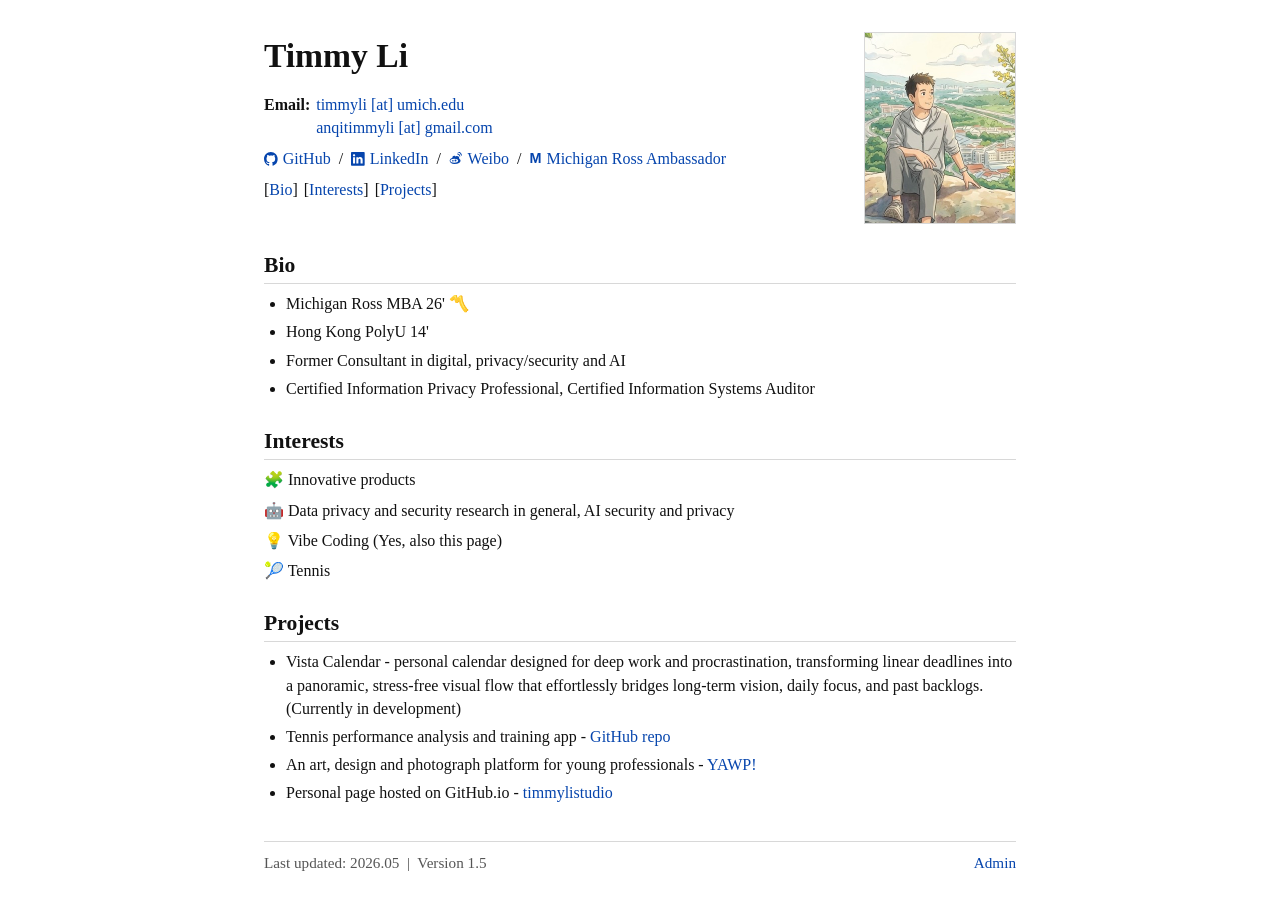
<file: index.html>
<!doctype html>
<html lang="en"><head>
    <meta charset="utf-8">
    <meta name="viewport" content="width=device-width, initial-scale=1">
    <title>Timmy Li</title>
    <meta name="description" content="Timmy Li's personal homepage.">
    <meta name="author" content="Timmy Li">
    <meta name="keywords" content="Timmy Li, personal homepage">
    <meta name="robots" content="index, follow, max-image-preview:large">
    <meta name="google-site-verification" content="pJma_lwihsyV2hX1OdACEIGpM4Vq1Rtftnj2OVE0ntE">
    <link rel="canonical" href="https://timmylistudio.github.io/">
    <link rel="icon" href="data:image/svg+xml;utf8,&lt;svg xmlns='http://www.w3.org/2000/svg' viewBox='0 0 16 16'&gt;&lt;text x='0' y='14' font-size='14'&gt;T&lt;/text&gt;&lt;/svg&gt;">

    <meta property="og:type" content="profile">
    <meta property="og:site_name" content="Timmy Li">
    <meta property="og:title" content="Timmy Li">
    <meta property="og:description" content="Timmy Li's personal homepage.">
    <meta property="og:url" content="https://timmylistudio.github.io/">
    <meta property="og:image" content="https://timmylistudio.github.io/assets/uploads/profile-timmy-li-380.jpg">
    <meta property="og:image:alt" content="Timmy Li">
    <meta property="profile:first_name" content="Timmy">
    <meta property="profile:last_name" content="Li">

    <meta name="twitter:card" content="summary_large_image">
    <meta name="twitter:title" content="Timmy Li">
    <meta name="twitter:description" content="Timmy Li's personal homepage.">
    <meta name="twitter:image" content="https://timmylistudio.github.io/assets/uploads/profile-timmy-li-380.jpg">
    <meta name="twitter:image:alt" content="Timmy Li">

    <link rel="preload" as="image" href="assets/uploads/profile-timmy-li-380.jpg">
    <link rel="stylesheet" href="styles.css?v=20260530-speed">

    <script type="application/ld+json">
    {
      "@context": "https://schema.org",
      "@type": "Person",
      "name": "Timmy Li",
      "description": "Timmy Li's personal homepage.",
      "url": "https://timmylistudio.github.io/",
      "image": "https://timmylistudio.github.io/assets/uploads/profile-timmy-li-380.jpg",
      "sameAs": [
        "https://github.com/timmylistudio",
        "https://www.linkedin.com/in/anqitimmyli/",
        "https://weibo.com/u/1294673304",
        "https://michiganross.umich.edu/ambassadors/anqi-timmy-li"
      ],
      "email": "mailto:timmyli@umich.edu"
    }
    </script>
    <script type="application/ld+json">
    {
      "@context": "https://schema.org",
      "@type": "WebSite",
      "name": "Timmy Li",
      "url": "https://timmylistudio.github.io/",
      "author": {
        "@type": "Person",
        "name": "Timmy Li"
      }
    }
    </script>
    <!-- PostHog analytics (test) -->
    <script>
      !function(t,e){var o,n,p,r;e.__SV||(window.posthog&&window.posthog.__loaded)||(window.posthog=e,e._i=[],e.init=function(i,s,a){function g(t,e){var o=e.split(".");2==o.length&&(t=t[o[0]],e=o[1]),t[e]=function(){t.push([e].concat(Array.prototype.slice.call(arguments,0)))}}(p=t.createElement("script")).type="text/javascript",p.crossOrigin="anonymous",p.async=!0,p.src=s.api_host.replace(".i.posthog.com","-assets.i.posthog.com")+"/static/array.js",(r=t.getElementsByTagName("script")[0]).parentNode.insertBefore(p,r);var u=e;for(void 0!==a?u=e[a]=[]:a="posthog",u.people=u.people||[],u.toString=function(t){var e="posthog";return"posthog"!==a&&(e+="."+a),t||(e+=" (stub)"),e},u.people.toString=function(){return u.toString(1)+".people (stub)"},o="capture identify alias people.set people.set_once set_config register register_once unregister opt_out_capturing has_opted_out_capturing opt_in_capturing reset isFeatureEnabled onFeatureFlags getFeatureFlag getFeatureFlagPayload reloadFeatureFlags group getActiveMatchingSurveys getSurveys onSessionId".split(" "),n=0;n<o.length;n++)g(u,o[n]);e._i.push([i,s,a])},e.__SV=1)}(document,window.posthog||[]);
      posthog.init("phc_D5QuxEdcXm5FBbJhQoVn8NEEUvWNhmwKwQsKuag93NRy", {
        api_host: "https://us.i.posthog.com",
        person_profiles: "identified_only",
        respect_dnt: true
      });
    </script>
  </head>
  <body>
    <main class="page">
      <header class="profile-header">
        <div>
          <h1 data-field="name">Timmy Li</h1>
          <p class="email-line"><span class="email-label">Email:</span><span class="email-list" data-field="email"><span class="email-item">timmyli [at] umich.edu</span><span class="email-item">anqitimmyli [at] gmail.com</span></span></p>
          <p class="link-line" data-field="links"><a class="social-link" href="https://github.com/timmylistudio" target="_blank" rel="noopener noreferrer"><svg class="link-icon icon-github" viewBox="0 0 16 16" aria-hidden="true"><path d="M8 0C3.58 0 0 3.67 0 8.2c0 3.63 2.29 6.7 5.47 7.79.4.08.55-.18.55-.39 0-.19-.01-.84-.01-1.53-2.01.38-2.53-.5-2.69-.96-.09-.24-.48-.96-.82-1.15-.28-.16-.68-.55-.01-.56.63-.01 1.08.59 1.23.84.72 1.24 1.87.89 2.33.68.07-.53.28-.89.51-1.09-1.78-.21-3.64-.91-3.64-4.03 0-.89.31-1.62.82-2.19-.08-.21-.36-1.04.08-2.16 0 0 .67-.22 2.2.84A7.38 7.38 0 0 1 8 4.01c.68 0 1.36.09 2 .28 1.53-1.06 2.2-.84 2.2-.84.44 1.12.16 1.95.08 2.16.51.57.82 1.3.82 2.19 0 3.13-1.87 3.82-3.65 4.03.29.26.54.75.54 1.52 0 1.09-.01 1.97-.01 2.24 0 .21.15.47.55.39A8.15 8.15 0 0 0 16 8.2C16 3.67 12.42 0 8 0Z"></path></svg><span>GitHub</span></a><span class="link-separator">/</span><a class="social-link" href="https://www.linkedin.com/in/anqitimmyli/" target="_blank" rel="noopener noreferrer"><svg class="link-icon icon-linkedin" viewBox="0 0 16 16" aria-hidden="true"><path d="M1.15 0h13.7C15.49 0 16 .51 16 1.15v13.7c0 .64-.51 1.15-1.15 1.15H1.15C.51 16 0 15.49 0 14.85V1.15C0 .51.51 0 1.15 0Zm3.63 13.39V6.16H2.38v7.23h2.4ZM3.58 5.17c.84 0 1.36-.56 1.36-1.25-.02-.71-.52-1.25-1.34-1.25-.82 0-1.36.54-1.36 1.25 0 .69.52 1.25 1.32 1.25h.02Zm10.03 8.22V9.24c0-2.22-1.18-3.25-2.76-3.25-1.27 0-1.84.7-2.16 1.2V6.16H6.29c.03.68 0 7.23 0 7.23h2.4V9.35c0-.22.02-.43.08-.59.17-.43.56-.88 1.21-.88.85 0 1.19.65 1.19 1.6v3.91h2.44Z"></path></svg><span>LinkedIn</span></a><span class="link-separator">/</span><a class="social-link" href="https://weibo.com/u/1294673304" target="_blank" rel="noopener noreferrer"><svg class="link-icon icon-weibo" viewBox="0 0 16 16" aria-hidden="true"><path d="M6.24 13.98C3.19 13.98.8 12.45.8 10.34c0-1.41 1.08-2.63 2.66-3.23.47-.18.54-.3.55-.67.03-1.18.82-2.07 1.92-2.07.54 0 1.05.2 1.45.54.31.27.45.27.81.11.38-.17.79-.26 1.21-.26 1.45 0 2.57 1.05 2.57 2.41 0 .3-.05.59-.16.86 1.06.55 1.69 1.36 1.69 2.31 0 2.11-2.37 3.64-7.26 3.64Zm-.08-1.44c2.67 0 4.63-.98 4.63-2.36 0-1.39-1.96-2.37-4.63-2.37-2.66 0-4.62.98-4.62 2.37 0 1.38 1.96 2.36 4.62 2.36Zm-1.58-1.27a.92.92 0 1 1 0-1.84.92.92 0 0 1 0 1.84Zm3.01-.28a1.16 1.16 0 1 1 0-2.32 1.16 1.16 0 0 1 0 2.32Zm5.1-5.64a.55.55 0 0 1-.53-.43 2.8 2.8 0 0 0-2.16-2.14.55.55 0 0 1 .24-1.07 3.9 3.9 0 0 1 3 2.98.55.55 0 0 1-.55.66Zm1.9-1.05a.55.55 0 0 1-.53-.43A4.8 4.8 0 0 0 10.4.31a.55.55 0 1 1 .23-1.07 5.9 5.9 0 0 1 4.49 4.39.55.55 0 0 1-.53.67Z"></path></svg><span>Weibo</span></a><span class="link-separator">/</span><a class="social-link" href="https://michiganross.umich.edu/ambassadors/anqi-timmy-li" target="_blank" rel="noopener noreferrer"><span class="link-icon icon-michigan" aria-hidden="true">M</span><span>Michigan Ross Ambassador</span></a></p>
          <p class="section-nav" data-field="nav">[<a href="#bio">Bio</a>] [<a href="#interests">Interests</a>] [<a href="#projects">Projects</a>]</p>
        </div>
        <img class="profile-photo" data-field="photo" src="assets/uploads/profile-timmy-li-380.jpg" width="150" height="190" decoding="async" fetchpriority="high" alt="Timmy Li">
      </header>

      <div data-field="sections">
        <section id="bio">
          <h2>Bio</h2>
          <ul><li>Michigan Ross MBA 26' 〽️</li><li>Hong Kong PolyU 14'</li><li>Former Consultant in digital, privacy/security and AI</li><li>Certified Information Privacy Professional, Certified Information Systems Auditor</li></ul>
        </section>

        <section id="interests">
          <h2>Interests</h2>
          <p>🧩 Innovative products</p><p>🤖 Data privacy and security research in general, AI security and privacy</p><p>💡 Vibe Coding (Yes, also this page)</p><p>🎾 Tennis</p>
        </section>

        <section id="projects">
          <h2>Projects</h2>
          <ul><li>Vista Calendar - personal calendar designed for deep work and procrastination, transforming linear deadlines into a panoramic, stress-free visual flow that effortlessly bridges long-term vision, daily focus, and past backlogs. (Currently in development)</li><li>Tennis performance analysis and training app - <a href="https://github.com/timmylistudio/Tennis-Coach-Pro">GitHub repo</a></li><li>An art, design and photograph platform for young professionals - <a href="https://www.linkedin.com/company/yawp-/">YAWP!</a></li><li>Personal page hosted on GitHub.io - <a href="https://github.com/timmylistudio/timmylistudio.github.io">timmylistudio</a></li></ul>
        </section></div>

      <footer data-field="footer"><span>Last updated: 2026.05 &nbsp;|&nbsp; Version 1.5</span><a class="admin-link" href="admin/" target="_blank" rel="noopener noreferrer" aria-label="Open admin editor">Admin</a></footer>
    </main>
    <script src="script.js?v=20260530-analytics-session"></script>
  





</body></html>
</file>
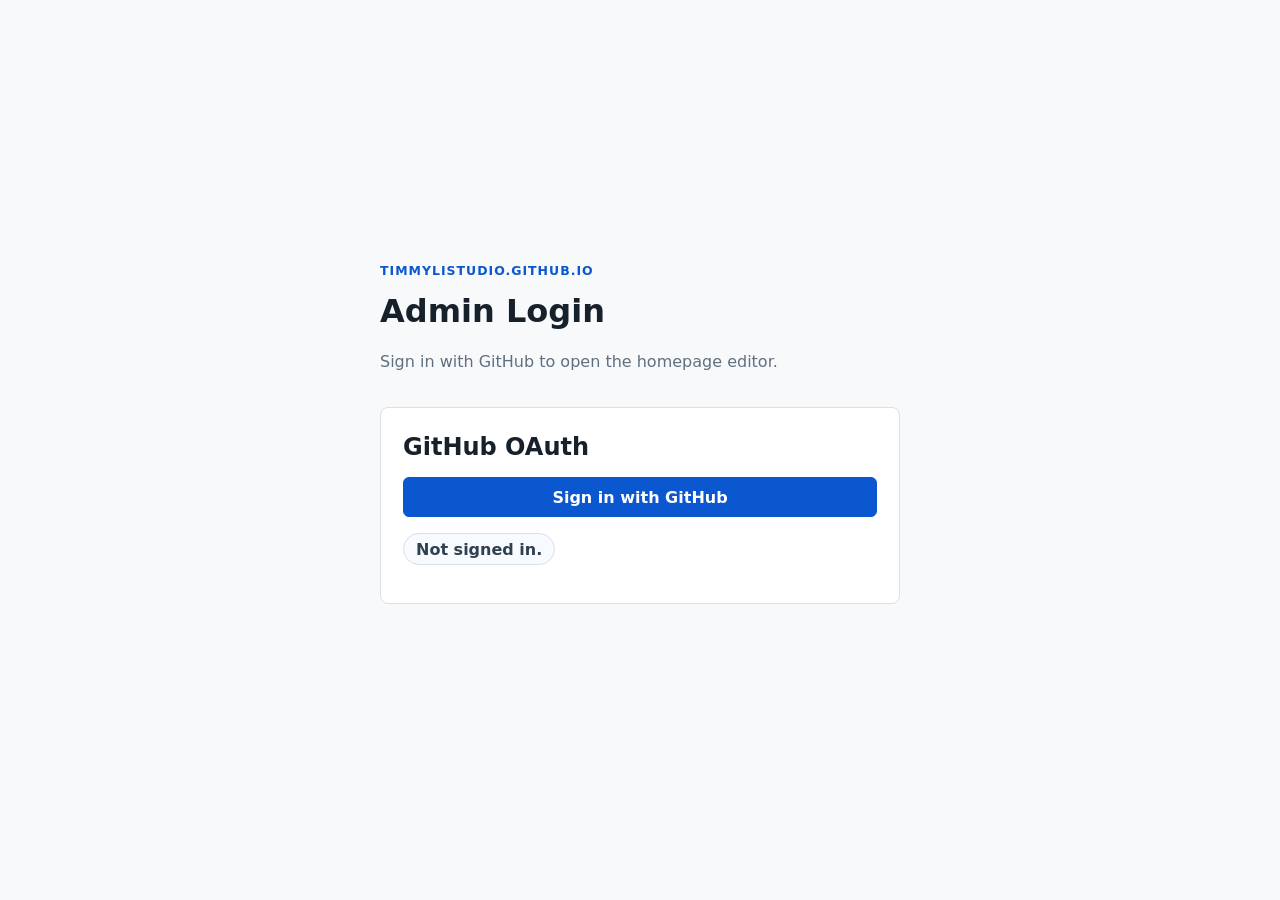
<file: admin/index.html>
<!doctype html>
<html lang="en">
  <head>
    <meta charset="utf-8">
    <meta name="viewport" content="width=device-width, initial-scale=1">
    <title>Homepage Admin Login</title>
    <link rel="stylesheet" href="admin.css?v=20260530-archive-date">
  </head>
  <body>
    <main class="admin-shell login-shell">
      <header>
        <p class="kicker">timmylistudio.github.io</p>
        <h1>Admin Login</h1>
        <p>Sign in with GitHub to open the homepage editor.</p>
      </header>

      <section class="panel login-panel">
        <h2>GitHub OAuth</h2>
        <div class="actions">
          <button id="github-login" type="button">Sign in with GitHub</button>
        </div>
        <p id="session-status" class="session-status">Checking login...</p>
      </section>

      <pre id="status" aria-live="polite"></pre>
    </main>

    <script src="config.js?v=20260517-oauth"></script>
    <script src="login.js?v=20260517-loginpage"></script>
  </body>
</html>
</file>
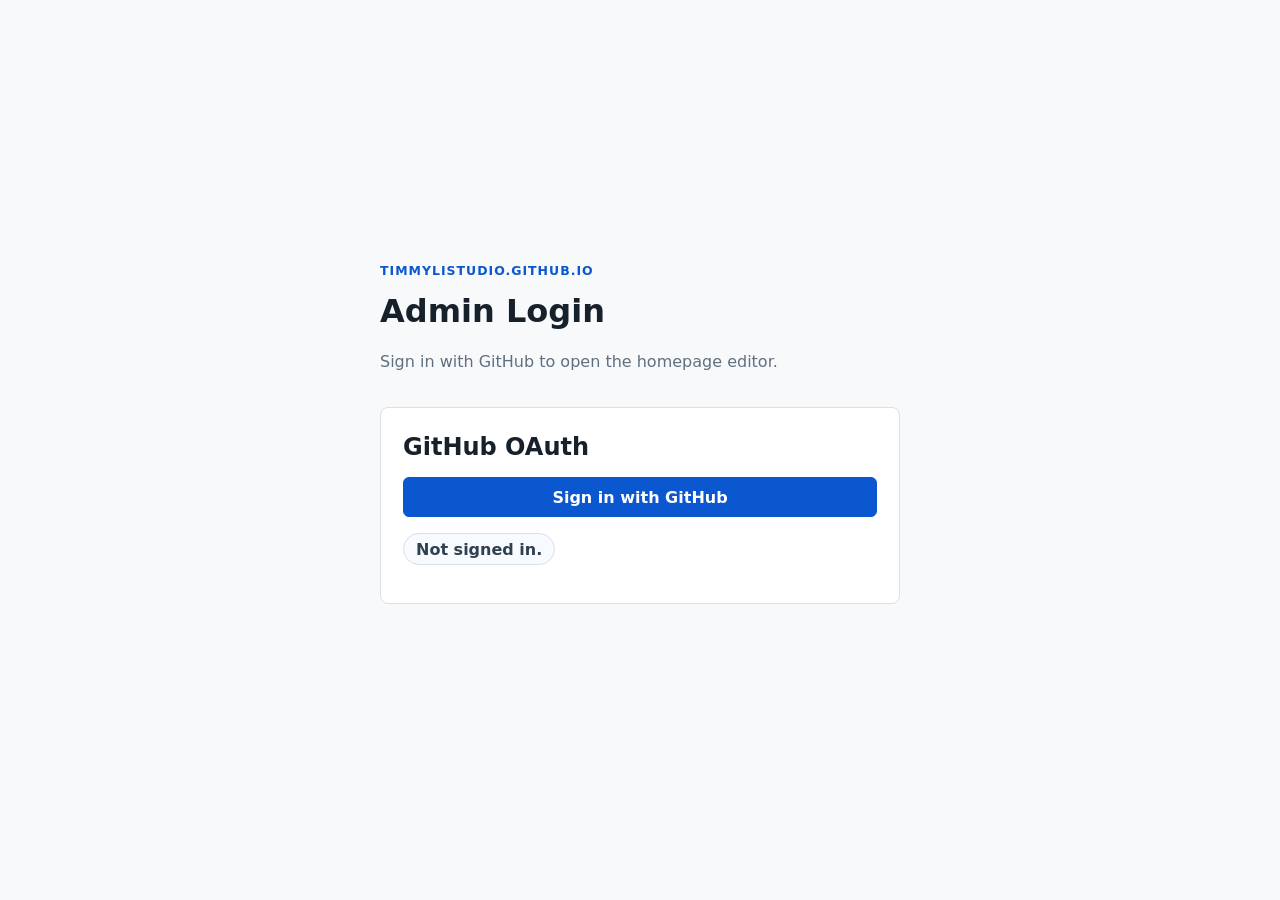
<file: admin/editor.html>
<!doctype html>
<html lang="en">
  <head>
    <meta charset="utf-8">
    <meta name="viewport" content="width=device-width, initial-scale=1">
    <title>Homepage Admin Editor</title>
    <link rel="stylesheet" href="admin.css?v=20260530-archive-date">
  </head>
  <body>
    <main class="admin-shell">
      <header>
        <p class="kicker">timmylistudio.github.io</p>
        <h1>Homepage Admin</h1>
        <p>Edit the homepage content, upload a profile picture, and publish changes to GitHub Pages.</p>
      </header>

      <section class="panel">
        <h2>Admin Portal</h2>
        <div class="actions">
          <button id="load-content" type="button">Load from GitHub</button>
          <button id="refresh-analytics" type="button" class="secondary">Refresh visitors</button>
          <button id="logout" type="button" class="secondary">Sign out</button>
        </div>
        <p id="session-status" class="session-status">Checking login...</p>
      </section>

      <section class="panel analytics-panel">
        <h2>Visitor Tracking</h2>
        <p class="help">Anonymous visits only. The table shows one day at a time; older days are kept in the archive.</p>
        <div id="analytics-summary" class="metric-grid">
          <div class="metric-card">
            <span>Total visits</span>
            <strong>--</strong>
          </div>
          <div class="metric-card">
            <span>Unique visitors</span>
            <strong>--</strong>
          </div>
          <div class="metric-card">
            <span>Today</span>
            <strong>--</strong>
          </div>
        </div>
        <div class="archive-toolbar">
          <label class="archive-date-label" for="analytics-date">Archive date</label>
          <div class="archive-date-controls">
            <input id="analytics-date" type="date">
            <button id="analytics-today" type="button" class="secondary">Today</button>
          </div>
          <span id="analytics-date-note" class="archive-date-note">Showing selected date.</span>
        </div>
        <div class="analytics-table-wrap">
          <table>
            <thead>
              <tr>
                <th>Time</th>
                <th>Visitor</th>
                <th>Place</th>
                <th>Page</th>
                <th>Source</th>
                <th>Device</th>
              </tr>
            </thead>
            <tbody id="analytics-visits">
              <tr>
                <td colspan="6">Sign in, then refresh visitors.</td>
              </tr>
            </tbody>
          </table>
        </div>
      </section>

      <form id="editor" class="panel">
        <h2>Profile</h2>
        <div class="grid profile-grid">
          <label class="profile-field">
            Name
            <input class="profile-control" name="name" required>
          </label>
          <label class="profile-field">
            Email addresses
            <textarea class="profile-control" name="email" rows="2" placeholder="One email per line" required></textarea>
          </label>
          <label>
            Last updated
            <input name="lastUpdated" placeholder="2026.05">
          </label>
          <label>
            Version
            <input name="version" placeholder="1.2">
          </label>
        </div>

        <label>
          Profile photo path
          <input name="photo" placeholder="assets/uploads/profile.jpg">
        </label>
        <label>
          Upload profile picture
          <input id="photo-upload" type="file" accept="image/*">
        </label>

        <h2>Links</h2>
        <div id="links-list" class="stack"></div>
        <button id="add-link" type="button" class="secondary">Add link</button>

        <h2>Sections</h2>
        <p class="help">
          Put each paragraph or bullet on a new line. You can use simple links
          like <code>&lt;a href="https://example.com"&gt;Example&lt;/a&gt;</code>.
        </p>
        <div id="sections-list" class="stack"></div>
        <button id="add-section" type="button" class="secondary">Add section</button>

        <div class="publish-bar">
          <button type="submit">Publish changes</button>
          <a href="../" target="_blank" rel="noopener noreferrer">Open site</a>
        </div>
      </form>

      <pre id="status" aria-live="polite"></pre>
    </main>

    <template id="link-template">
      <article class="item-row">
        <label>
          Label
          <input data-link="label">
        </label>
        <label>
          URL
          <input data-link="url">
        </label>
        <button type="button" data-remove>Remove</button>
      </article>
    </template>

    <template id="section-template">
      <article class="item-row section-editor">
        <div class="grid">
          <label>
            ID
            <input data-section="id" placeholder="bio">
          </label>
          <label>
            Title
            <input data-section="title" placeholder="Bio">
          </label>
          <label>
            Type
            <select data-section="type">
              <option value="paragraphs">Paragraphs</option>
              <option value="list">List</option>
            </select>
          </label>
        </div>
        <label>
          Content
          <textarea data-section="items" rows="5"></textarea>
        </label>
        <button type="button" data-remove>Remove section</button>
      </article>
    </template>

    <script src="config.js?v=20260517-oauth"></script>
    <script src="index-sync.js?v=20260530-index-sync"></script>
    <script src="admin.js?v=20260530-index-sync"></script>
  </body>
</html>
</file>
<file: styles.css>
html {
  background: #fff;
  color: #111;
  font-size: 16px;
}

body {
  margin: 0;
  font-family: Georgia, "Times New Roman", Times, serif;
  line-height: 1.45;
}

.page {
  box-sizing: border-box;
  max-width: 800px;
  margin: 0 auto;
  padding: 32px 24px 28px;
}

h1 {
  margin: 0 0 12px;
  font-size: 2.1rem;
  font-weight: 700;
}

h2 {
  margin: 26px 0 8px;
  padding-bottom: 2px;
  border-bottom: 1px solid #d8d8d8;
  font-size: 1.35rem;
}

p {
  margin: 7px 0;
}

.email-line {
  display: grid;
  grid-template-columns: max-content minmax(0, 1fr);
  column-gap: 6px;
  align-items: start;
}

.email-label {
  color: #111;
  font-weight: 700;
}

.email-list {
  display: grid;
  min-width: 0;
  color: #0645ad;
}

.email-item {
  display: block;
  overflow-wrap: anywhere;
}

ul {
  margin: 8px 0 0 22px;
  padding: 0;
}

li {
  margin: 5px 0;
}

a {
  color: #0645ad;
  text-decoration: none;
}

a:hover {
  text-decoration: underline;
}

.profile-header {
  display: flex;
  align-items: flex-start;
  justify-content: space-between;
  gap: 24px;
  margin-bottom: 20px;
}

.profile-photo {
  width: 150px;
  height: 190px;
  object-fit: cover;
  border: 1px solid #d8d8d8;
}

.profile-header .email-line,
.profile-header .link-line,
.profile-header .section-nav {
  margin: 8px 0;
  line-height: 1.45;
}

.link-line {
  display: flex;
  flex-wrap: wrap;
  align-items: center;
  column-gap: 8px;
  row-gap: 4px;
  word-spacing: 0;
}

.social-link {
  display: inline-flex;
  align-items: center;
  gap: 5px;
}

.link-icon {
  display: inline-flex;
  width: 0.95em;
  height: 0.95em;
  align-items: center;
  justify-content: center;
  flex: 0 0 auto;
  color: currentColor;
  fill: currentColor;
  font-family: Arial, Helvetica, sans-serif;
  font-size: 0.9em;
  font-weight: 800;
  letter-spacing: 0;
  line-height: 1;
}

.icon-michigan {
  width: auto;
  font-size: 0.9em;
  font-weight: 900;
}

.link-separator {
  color: #111;
}

.section-nav {
  word-spacing: 2px;
}

footer {
  display: flex;
  align-items: center;
  justify-content: space-between;
  gap: 18px;
  margin-top: 36px;
  padding-top: 10px;
  border-top: 1px solid #d8d8d8;
  color: #555;
  font-size: 0.95rem;
}

.admin-link {
  color: #0645ad;
  white-space: nowrap;
}

@media (max-width: 640px) {
  .page {
    padding: 22px 16px;
  }

  h1 {
    font-size: 1.75rem;
  }

  h2 {
    font-size: 1.2rem;
  }

  footer {
    align-items: flex-start;
    flex-direction: column;
  }

  .admin-link {
    align-self: flex-end;
  }

  .profile-header {
    flex-direction: column;
  }

  .profile-photo {
    width: 128px;
    height: 160px;
  }
}
</file>
<file: admin/admin.css>
:root {
  --ink: #17212b;
  --muted: #60707f;
  --line: #d9e0e6;
  --paper: #f7f9fb;
  --panel: #fff;
  --blue: #0b57d0;
}

* {
  box-sizing: border-box;
}

body {
  margin: 0;
  background: var(--paper);
  color: var(--ink);
  font-family: ui-sans-serif, system-ui, -apple-system, BlinkMacSystemFont, "Segoe UI", sans-serif;
  line-height: 1.45;
}

.admin-shell {
  width: min(980px, calc(100% - 32px));
  margin: 0 auto;
  padding: 32px 0 48px;
}

.login-shell {
  display: grid;
  width: min(520px, calc(100% - 32px));
  min-height: 100vh;
  align-content: center;
}

header,
.panel,
#status {
  margin-bottom: 18px;
}

.kicker {
  margin: 0 0 8px;
  color: var(--blue);
  font-size: 0.78rem;
  font-weight: 800;
  letter-spacing: 0.08em;
  text-transform: uppercase;
}

h1,
h2 {
  margin: 0;
}

header p:not(.kicker),
.help {
  color: var(--muted);
}

.panel {
  padding: 22px;
  background: var(--panel);
  border: 1px solid var(--line);
  border-radius: 8px;
}

.grid {
  display: grid;
  grid-template-columns: repeat(2, minmax(0, 1fr));
  gap: 14px;
}

.profile-grid {
  align-items: start;
}

.stack {
  display: grid;
  gap: 12px;
  margin: 12px 0;
}

label {
  display: grid;
  gap: 6px;
  margin: 12px 0;
  color: #30404e;
  font-weight: 700;
}

input,
select,
textarea {
  width: 100%;
  border: 1px solid #b9c5cf;
  border-radius: 6px;
  padding: 10px 11px;
  color: var(--ink);
  font: inherit;
}

textarea {
  resize: vertical;
}

.profile-control {
  height: 74px;
}

textarea.profile-control {
  max-height: 74px;
  overflow-y: hidden;
  resize: none;
}

button,
.publish-bar a {
  display: inline-flex;
  min-height: 40px;
  align-items: center;
  justify-content: center;
  border: 1px solid var(--blue);
  border-radius: 6px;
  padding: 0 14px;
  background: var(--blue);
  color: #fff;
  font: inherit;
  font-weight: 800;
  text-decoration: none;
  cursor: pointer;
}

button:disabled {
  cursor: not-allowed;
  opacity: 0.55;
}

button.secondary,
.item-row button {
  background: #fff;
  color: var(--blue);
}

.actions,
.publish-bar {
  display: flex;
  flex-wrap: wrap;
  gap: 10px;
  margin-top: 12px;
}

.login-panel .actions {
  display: grid;
}

.login-panel button {
  width: 100%;
}

.session-status {
  display: inline-flex;
  min-height: 32px;
  align-items: center;
  border: 1px solid var(--line);
  border-radius: 999px;
  padding: 0 12px;
  background: #f7fbff;
  color: #30404e;
  font-weight: 800;
}

.metric-grid {
  display: grid;
  grid-template-columns: repeat(3, minmax(0, 1fr));
  gap: 12px;
  margin: 14px 0;
}

.metric-card {
  display: grid;
  gap: 4px;
  padding: 14px;
  border: 1px solid var(--line);
  border-radius: 8px;
  background: #fbfdff;
}

.metric-card span {
  color: var(--muted);
  font-size: 0.86rem;
  font-weight: 800;
}

.metric-card strong {
  color: var(--ink);
  font-size: 1.75rem;
  line-height: 1;
}

.archive-toolbar {
  display: grid;
  grid-template-columns: minmax(250px, 340px) minmax(0, 1fr);
  grid-template-areas:
    "label label"
    "controls note";
  column-gap: 20px;
  row-gap: 6px;
  align-items: center;
  margin: 14px 0;
}

.archive-date-label {
  grid-area: label;
  display: block;
  margin: 0;
}

.archive-date-controls {
  grid-area: controls;
  display: grid;
  grid-template-columns: minmax(0, 1fr) auto;
  gap: 8px;
  align-items: center;
}

.archive-date-controls button {
  min-height: 42px;
  padding: 0 12px;
}

.archive-date-note {
  grid-area: note;
  display: inline-flex;
  align-items: center;
  color: var(--muted);
  font-size: 0.92rem;
  font-weight: 700;
  line-height: 1.2;
}

.analytics-table-wrap {
  max-height: 420px;
  overflow: auto;
  border: 1px solid var(--line);
  border-radius: 8px;
}

table {
  width: 100%;
  border-collapse: collapse;
  background: #fff;
  font-size: 0.92rem;
}

th,
td {
  padding: 10px 12px;
  border-bottom: 1px solid var(--line);
  text-align: left;
  vertical-align: top;
}

th {
  position: sticky;
  top: 0;
  z-index: 1;
  background: #f3f7fb;
  color: #30404e;
  font-weight: 900;
}

td {
  color: var(--ink);
}

tr:last-child td {
  border-bottom: 0;
}

.visitor-id {
  font-family: ui-monospace, SFMono-Regular, Menlo, Consolas, monospace;
  font-weight: 800;
}

.muted-cell {
  color: var(--muted);
}

.item-row {
  padding: 16px;
  border: 1px solid var(--line);
  border-radius: 8px;
  background: #fbfdff;
}

#status {
  min-height: 48px;
  overflow: auto;
  padding: 14px;
  background: #101820;
  border-radius: 8px;
  color: #d7f7e7;
  white-space: pre-wrap;
}

#status:empty {
  display: none;
}

@media (max-width: 700px) {
  .grid {
    grid-template-columns: 1fr;
  }

  .metric-grid {
    grid-template-columns: 1fr;
  }
}

@media (max-width: 520px) {
  .archive-toolbar {
    grid-template-columns: 1fr;
    grid-template-areas:
      "label"
      "controls"
      "note";
  }
}
</file>
